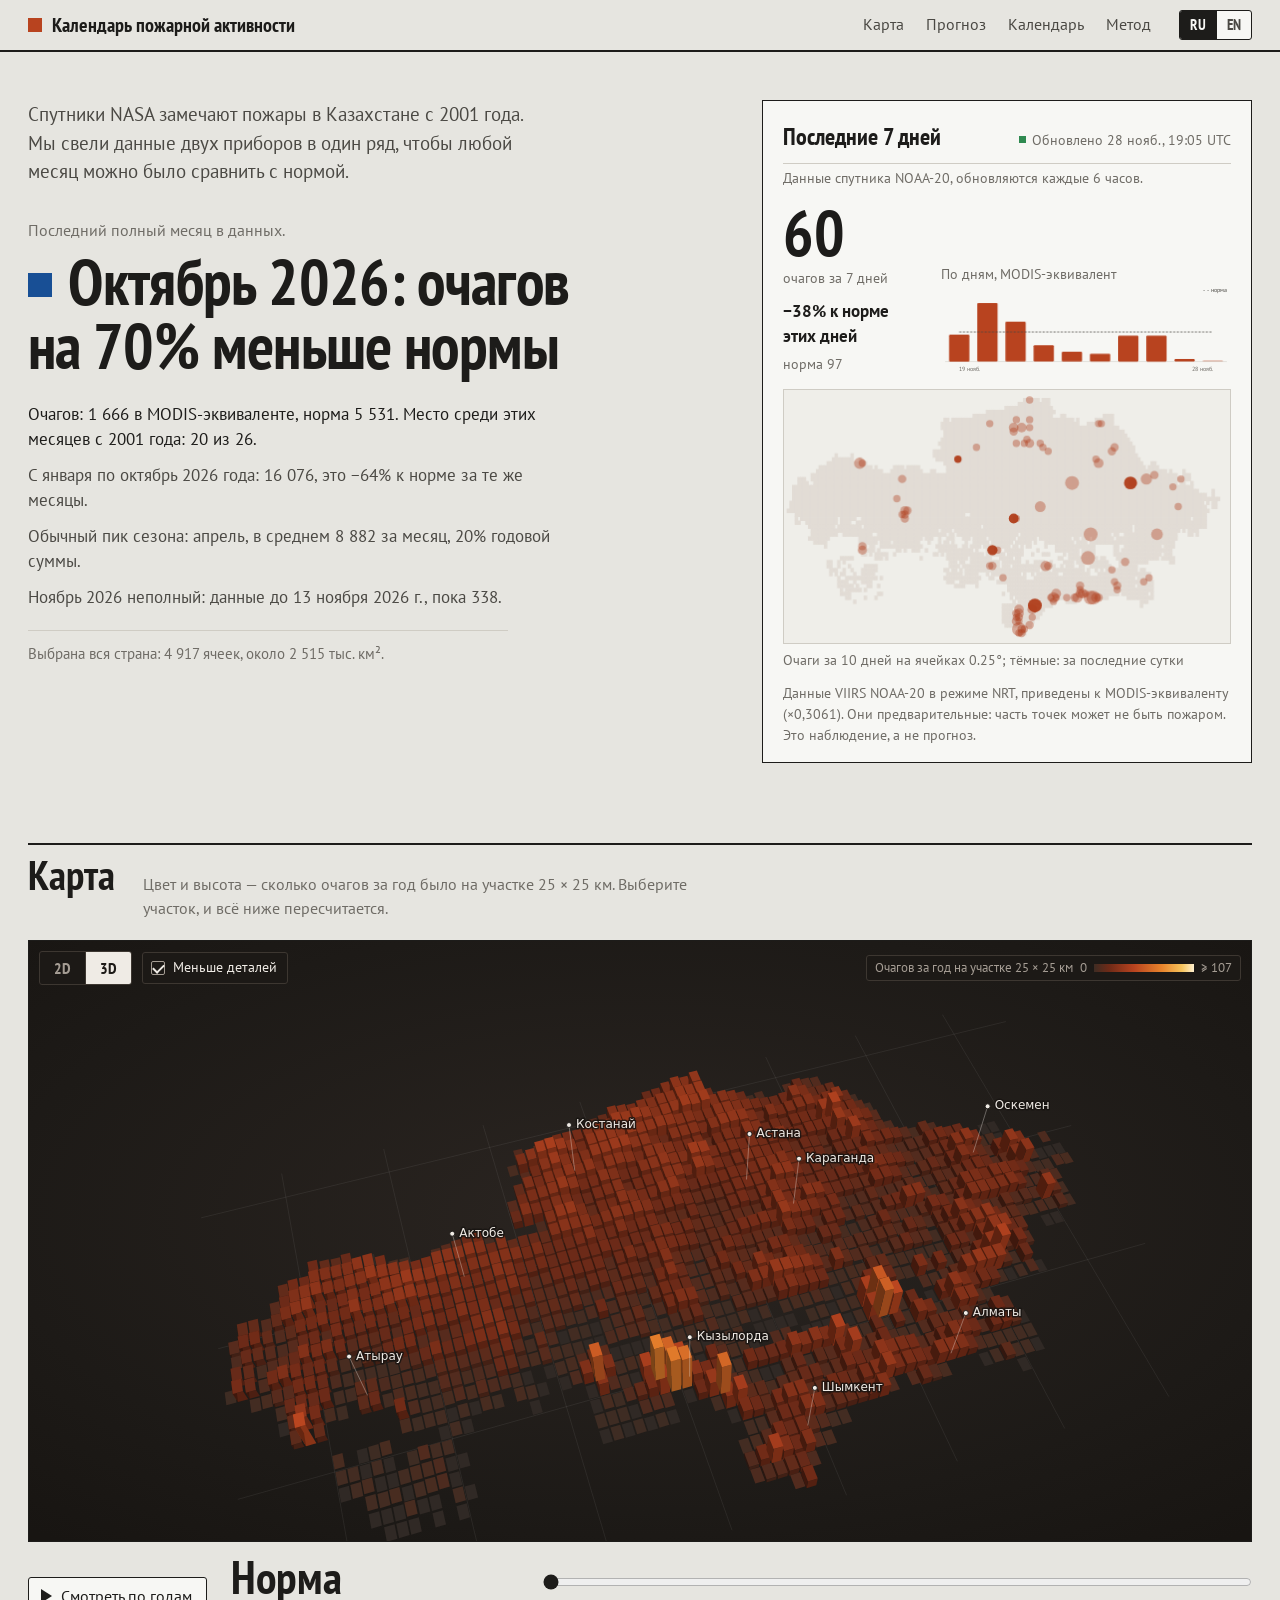
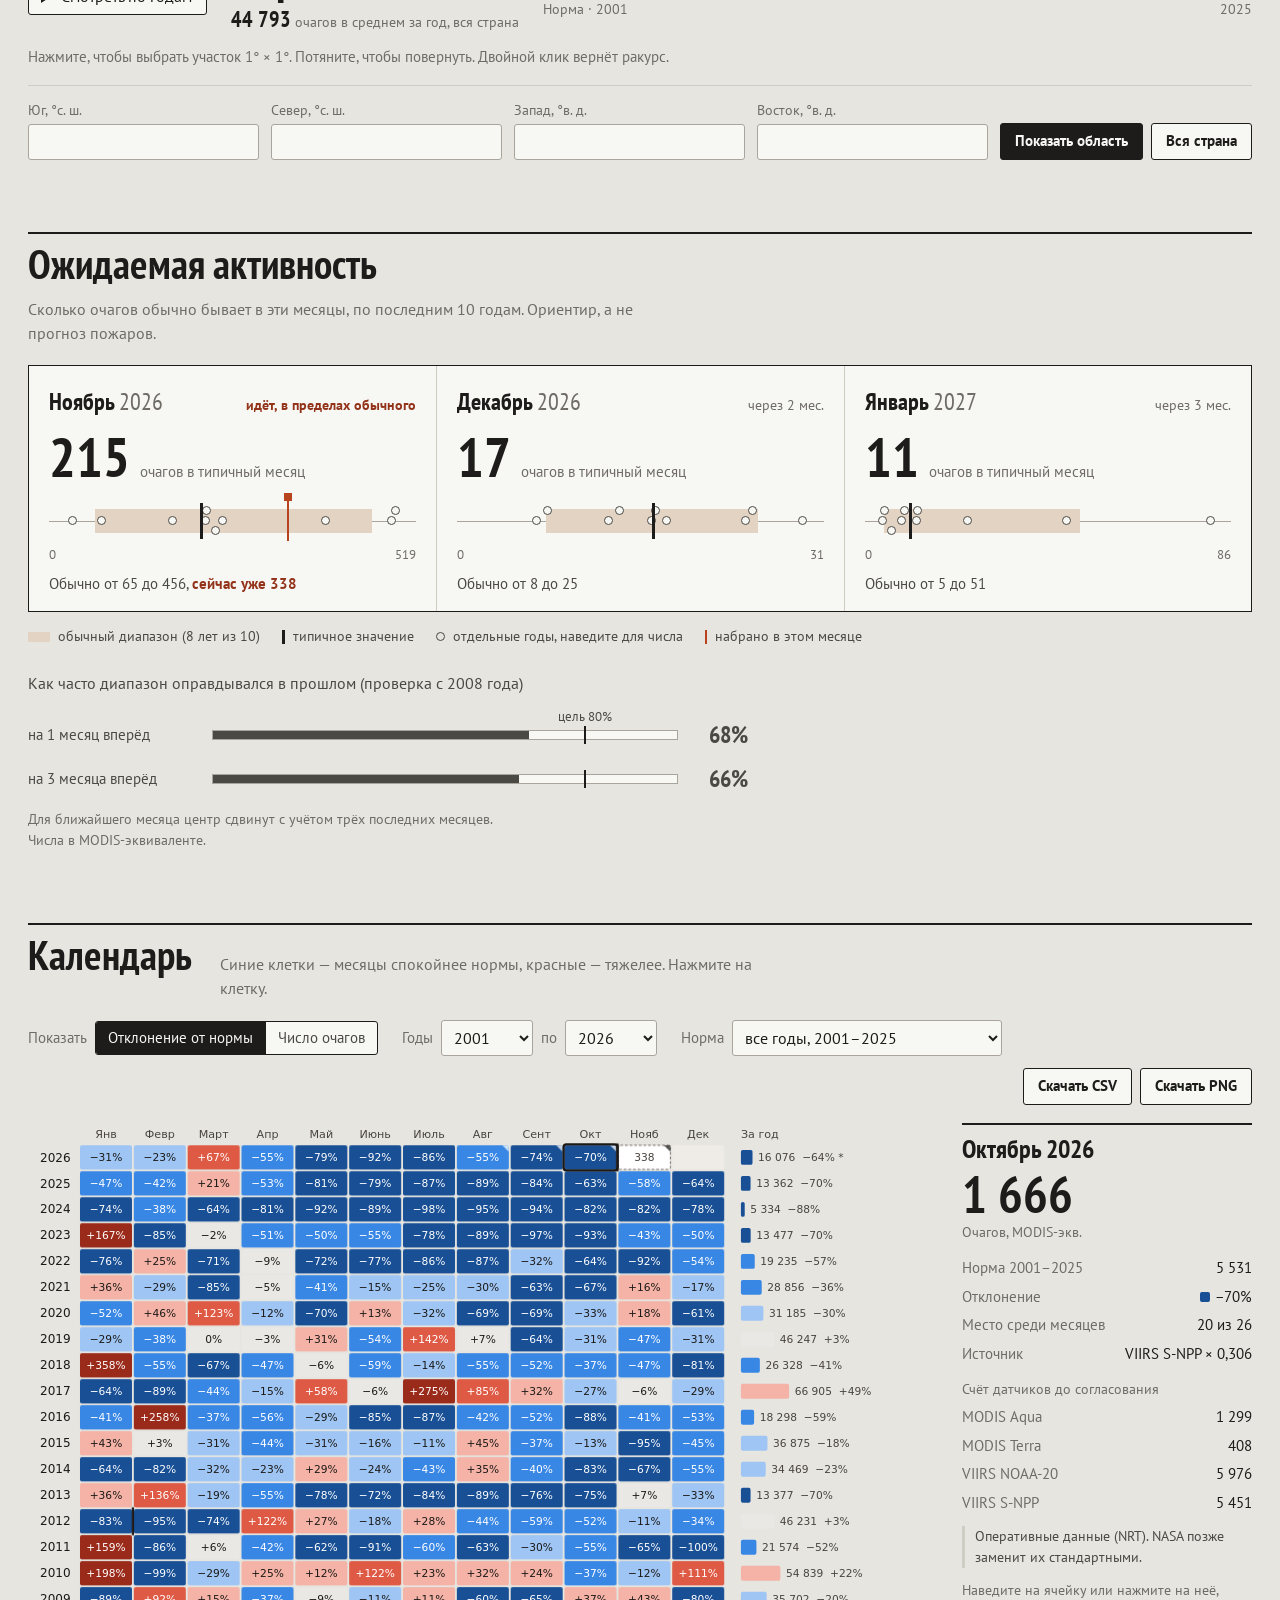
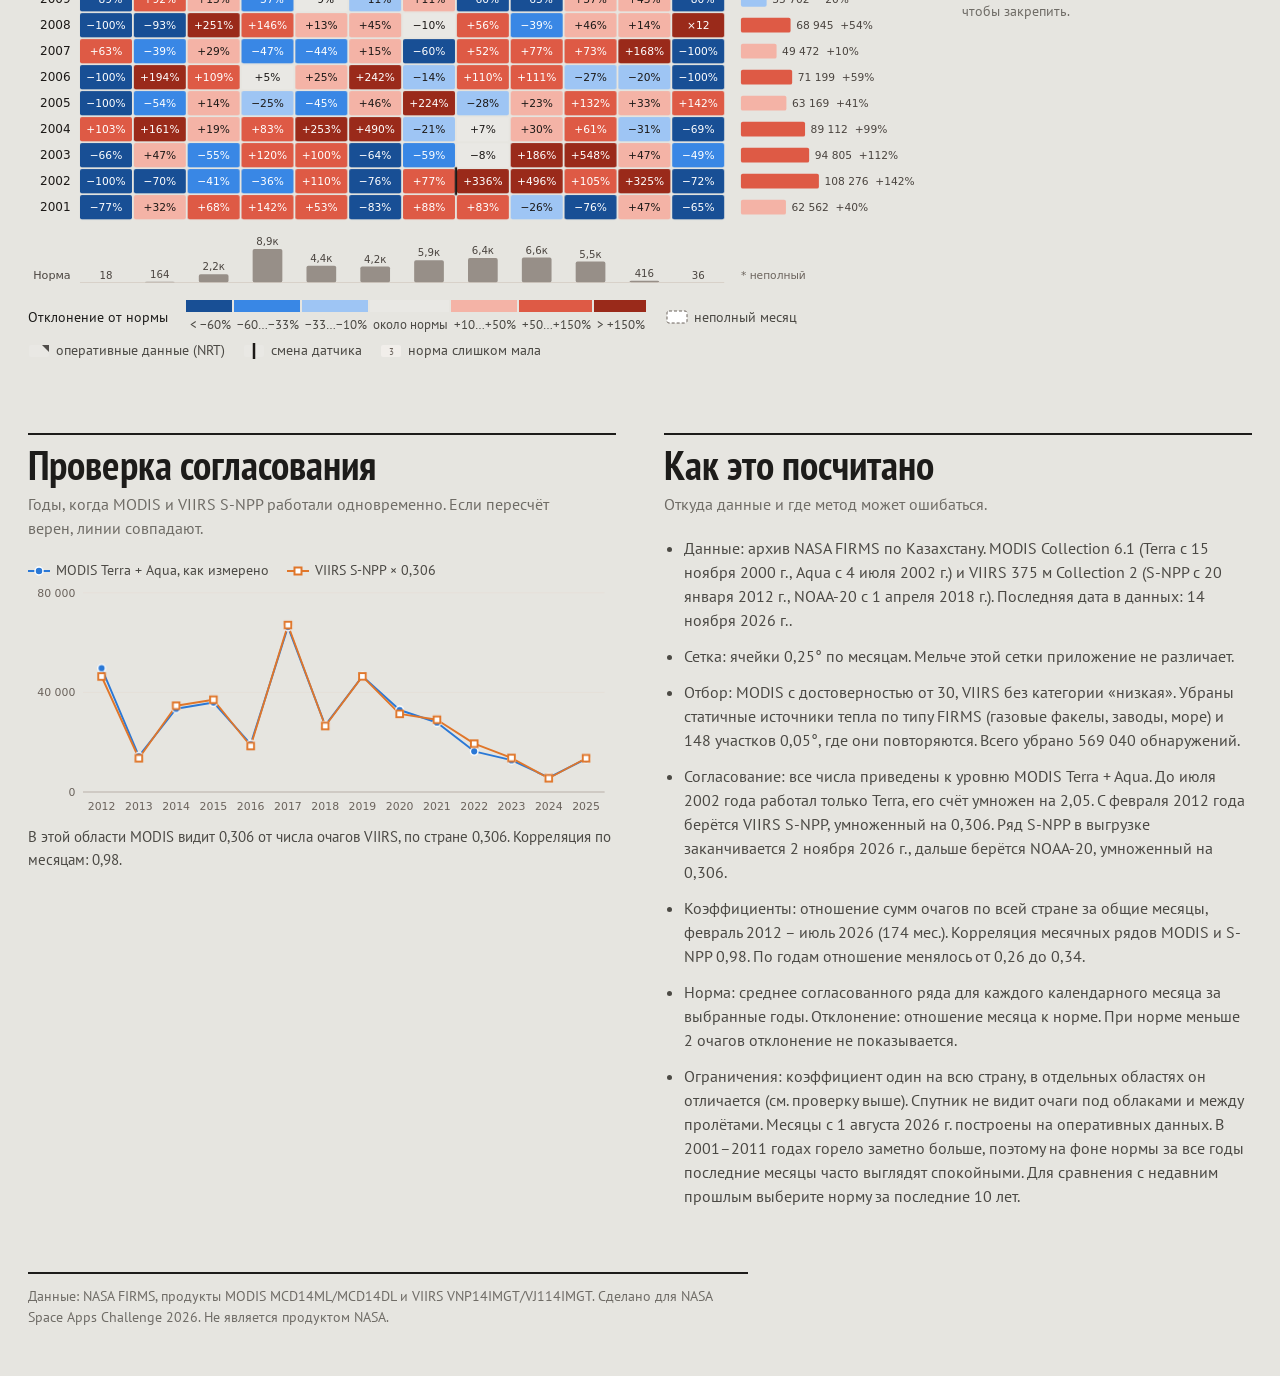
<file: index.html>
<!doctype html>
<html lang="ru">
<head>
  <meta charset="utf-8">
  <meta name="viewport" content="width=device-width, initial-scale=1">
  <meta name="theme-color" content="#e6e5e0">
  <title>Календарь пожарной активности: Казахстан</title>
  <link rel="preconnect" href="https://fonts.googleapis.com">
  <link rel="preconnect" href="https://fonts.gstatic.com" crossorigin>
  <link rel="stylesheet" href="https://fonts.googleapis.com/css2?family=PT+Sans:ital,wght@0,400;0,700;1,400&family=PT+Sans+Narrow:wght@400;700&display=swap">
  <link rel="stylesheet" href="css/style.css">
</head>
<body>
  <header class="bar">
    <div class="bar-in">
      <a class="brand" href="#top"><span class="brand-mark" aria-hidden="true"></span><h1 data-i18n="title"></h1></a>
      <nav class="nav" aria-label="Разделы">
        <a href="#s-map" data-i18n="navMap"></a>
        <a href="#predPanel" data-i18n="navPred"></a>
        <a href="#s-cal" data-i18n="navCal"></a>
        <a href="#s-method" data-i18n="navMethod"></a>
      </nav>
      <div class="seg lang" role="group" aria-label="Язык / Language">
        <button type="button" data-lang="ru" aria-pressed="true">RU</button>
        <button type="button" data-lang="en" aria-pressed="false">EN</button>
      </div>
    </div>
  </header>

  <div class="wrap" id="top">
    <p class="fatal" id="fatal" hidden></p>

    <main id="app">
      <section class="hero">
        <div class="hero-main">
          <p class="lead" id="subtitle"></p>
          <section class="verdict" aria-live="polite">
            <p class="where" id="vWhere"></p>
            <p class="headline" id="vHead"></p>
            <div class="facts" id="vFacts"></div>
            <p class="region-info" id="regionInfo"></p>
          </section>
        </div>
        <section class="panel now" id="livePanel" aria-labelledby="liveTitle" hidden></section>
      </section>

      <section class="panel map-panel sect" id="s-map" aria-labelledby="regionTitle">
        <div class="sect-head">
          <h2 id="regionTitle" data-i18n="regionTitle"></h2>
          <p class="hint" data-i18n="regionHint"></p>
        </div>
        <div id="mapview"></div>
        <div hidden><canvas id="map"></canvas><div id="mapLegend"></div></div>
        <form class="bbox" id="bboxForm" novalidate>
          <label><span data-i18n="south"></span><input id="bS" type="number" step="0.25" min="40" max="56" inputmode="decimal"></label>
          <label><span data-i18n="north"></span><input id="bN" type="number" step="0.25" min="40" max="56" inputmode="decimal"></label>
          <label><span data-i18n="west"></span><input id="bW" type="number" step="0.25" min="46" max="88" inputmode="decimal"></label>
          <label><span data-i18n="east"></span><input id="bE" type="number" step="0.25" min="46" max="88" inputmode="decimal"></label>
          <div class="bbox-actions">
            <button type="submit" class="btn" data-i18n="apply"></button>
            <button type="button" class="btn btn-quiet" id="resetBtn" data-i18n="reset"></button>
          </div>
        </form>
        <p class="error" id="bboxError" role="alert" hidden></p>
      </section>

      <section class="panel sect" id="predPanel" aria-labelledby="predTitle" hidden></section>

      <section class="panel sect" id="s-cal" aria-labelledby="calTitle">
        <div class="sect-head">
          <h2 id="calTitle" data-i18n="calTitle"></h2>
          <p class="hint" data-i18n="calHow"></p>
        </div>
        <div class="toolbar">
          <div class="field">
            <span class="field-label" data-i18n="viewLabel"></span>
            <div class="seg" role="group" id="viewSeg">
              <button type="button" data-view="anomaly" aria-pressed="true" data-i18n="viewAnomaly"></button>
              <button type="button" data-view="count" aria-pressed="false" data-i18n="viewCount"></button>
            </div>
          </div>
          <div class="field">
            <label class="field-label" for="yFrom" data-i18n="yearsLabel"></label>
            <select id="yFrom"></select>
            <label class="field-label" for="yTo" data-i18n="yearsTo"></label>
            <select id="yTo"></select>
          </div>
          <div class="field">
            <label class="field-label" for="base" data-i18n="baseLabel"></label>
            <select id="base"></select>
          </div>
          <div class="field field-end">
            <button type="button" class="btn btn-quiet" id="csvBtn" data-i18n="csv"></button>
            <button type="button" class="btn btn-quiet" id="pngBtn" data-i18n="png"></button>
          </div>
        </div>
        <div class="cal-grid">
          <div class="cal-main">
            <div class="cal-scroll">
              <div id="calendar" tabindex="0"></div>
            </div>
            <div class="legend" id="calLegend"></div>
          </div>
          <aside class="detail" id="detail" aria-live="polite"></aside>
        </div>
      </section>

      <div class="split" id="s-method">
        <section class="panel sect" aria-labelledby="valTitle">
          <div class="sect-head">
            <h2 id="valTitle" data-i18n="valTitle"></h2>
            <p class="hint" data-i18n="valLead"></p>
          </div>
          <div class="legend" id="valLegend"></div>
          <div id="valChart"></div>
          <p class="readout" id="valRead"></p>
        </section>
        <section class="panel sect" aria-labelledby="methodTitle">
          <div class="sect-head">
            <h2 id="methodTitle" data-i18n="methodTitle"></h2>
            <p class="hint" data-i18n="methodHow"></p>
          </div>
          <ul class="method" id="method"></ul>
        </section>
      </div>
    </main>

    <footer class="credit" data-i18n="credit"></footer>
  </div>

  <script src="data/processed/grid.js"></script>
  <script src="js/core.js"></script>
  <script src="js/i18n.js"></script>
  <script src="js/app.js"></script>
  <script src="js/mapview.js"></script>
  <script src="js/live.js"></script>
  <script src="js/predict.js"></script>
  <script src="js/anim.js"></script>
</body>
</html>
</file>
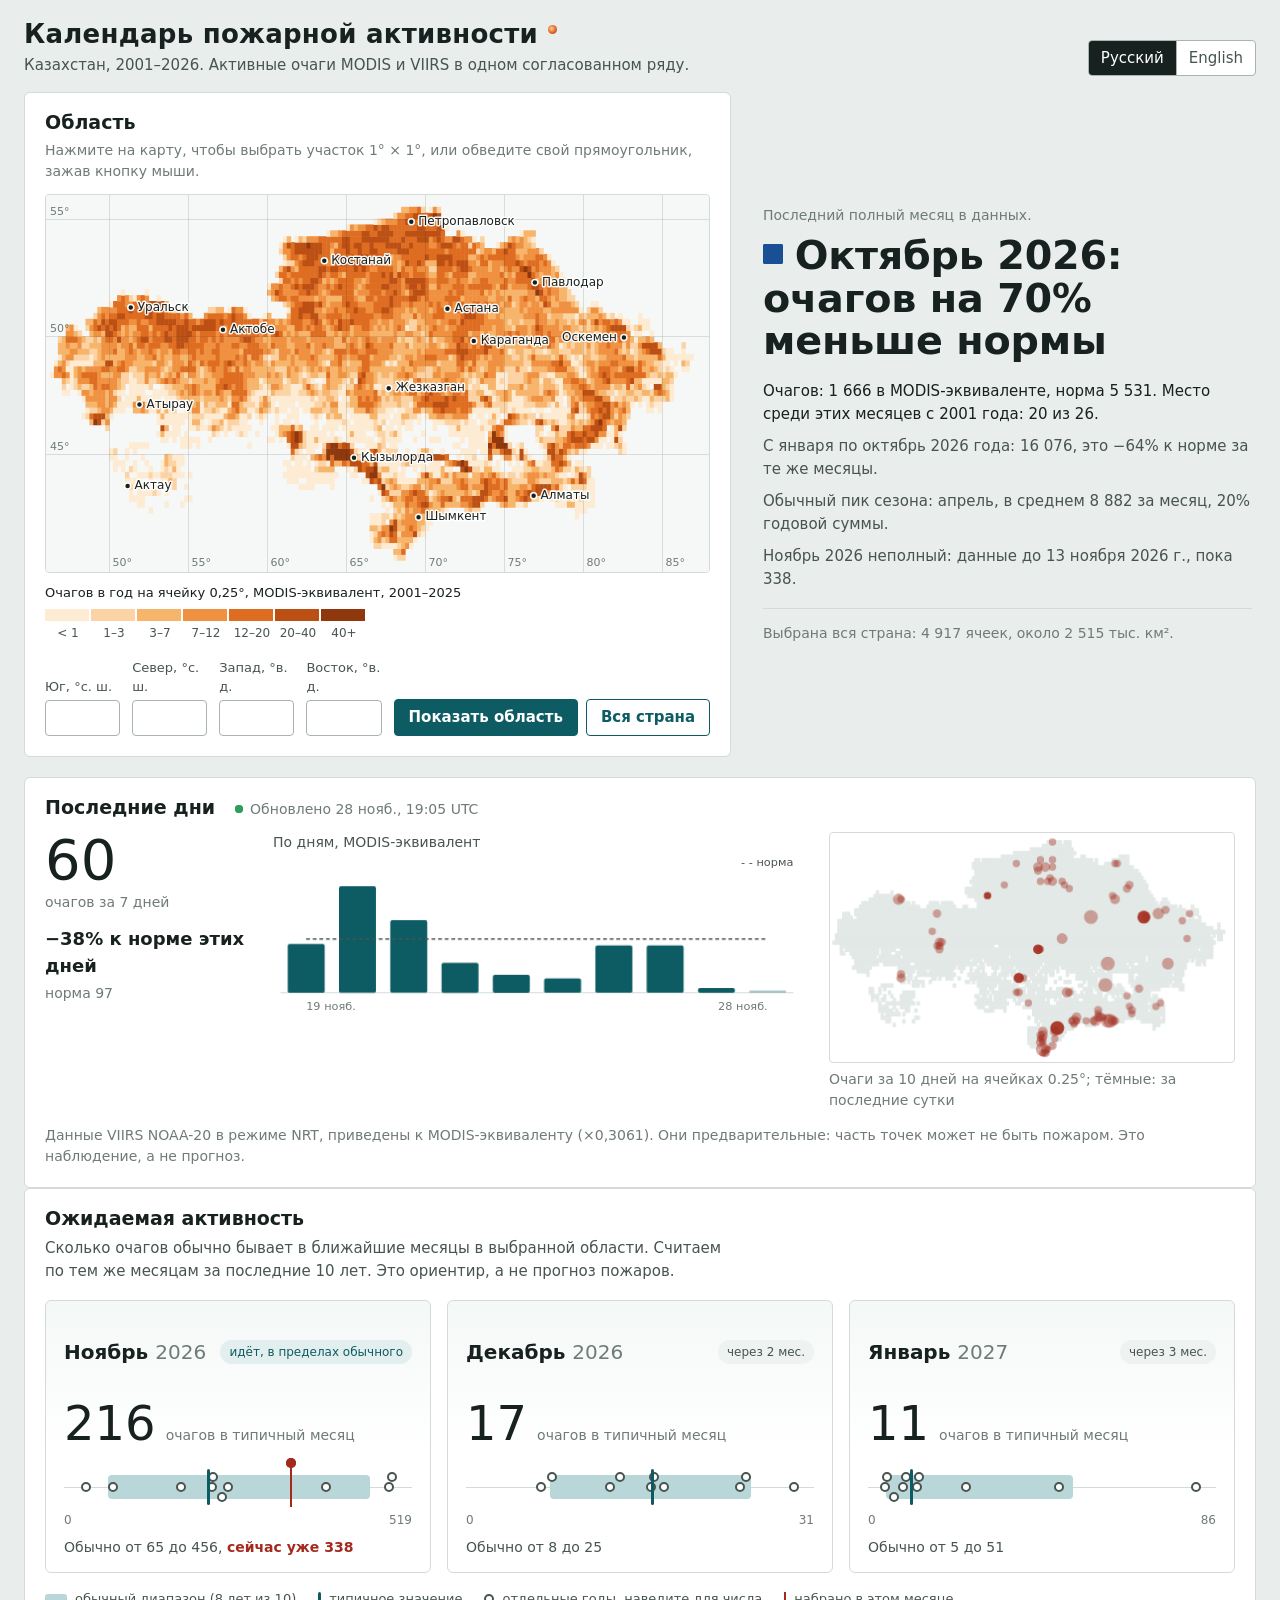
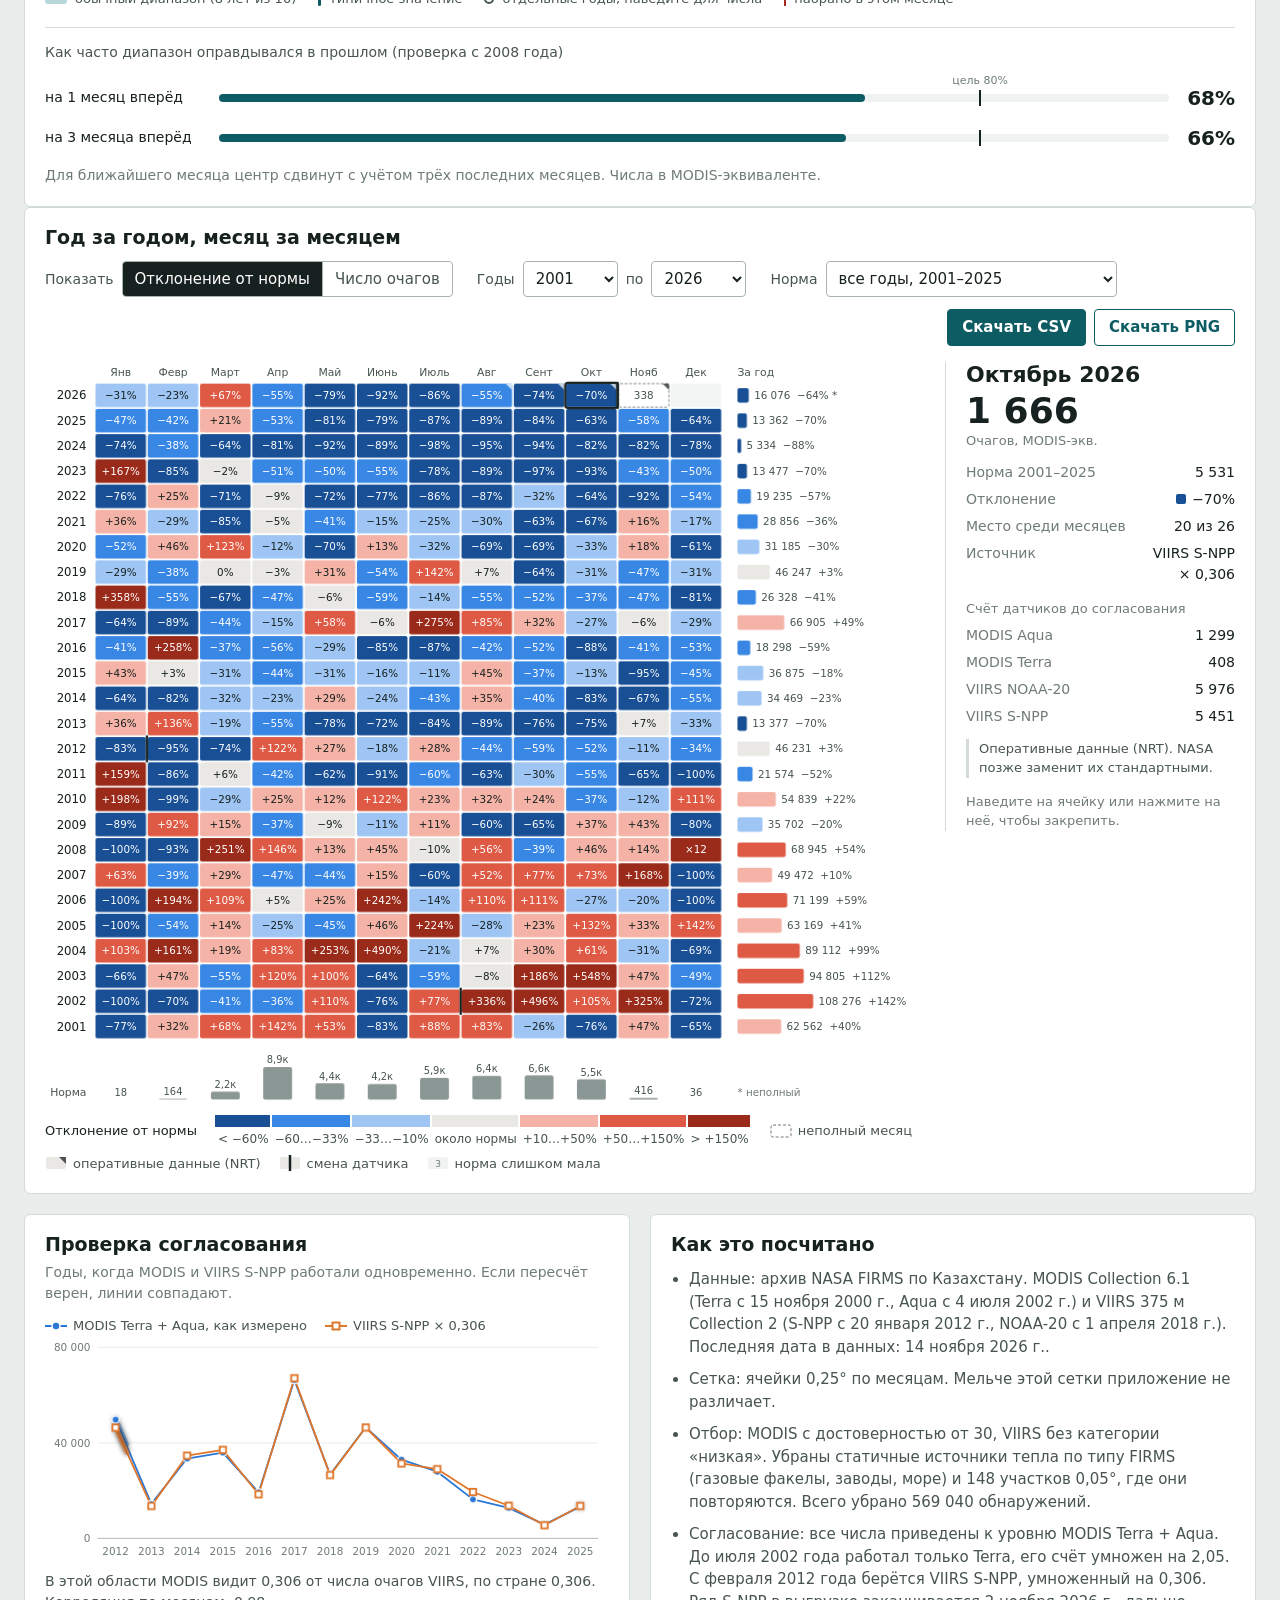
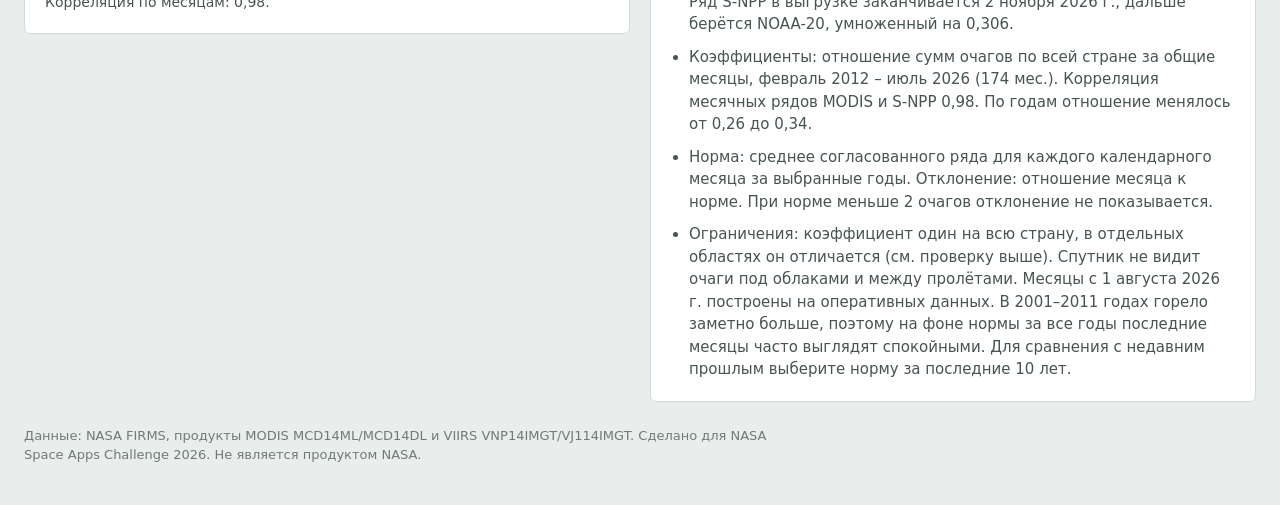
<file: backup/index.html>
<!doctype html>
<html lang="ru">
<head>
  <meta charset="utf-8">
  <meta name="viewport" content="width=device-width, initial-scale=1">
  <title>Календарь пожарной активности: Казахстан</title>
  <link rel="stylesheet" href="css/style.css">
</head>
<body>
  <div class="wrap">
    <header class="top">
      <div>
        <h1 data-i18n="title"></h1>
        <p class="sub" id="subtitle"></p>
      </div>
      <div class="seg" role="group" aria-label="Язык / Language">
        <button type="button" data-lang="ru" aria-pressed="true">Русский</button>
        <button type="button" data-lang="en" aria-pressed="false">English</button>
      </div>
    </header>

    <p class="fatal" id="fatal" hidden></p>

    <main id="app">
      <div class="row row-top">
        <section class="panel" aria-labelledby="regionTitle">
          <div class="panel-head">
            <h2 id="regionTitle" data-i18n="regionTitle"></h2>
            <p class="hint" data-i18n="regionHint"></p>
          </div>
          <div class="map-wrap">
            <canvas id="map" role="img"></canvas>
          </div>
          <div class="legend" id="mapLegend"></div>
          <form class="bbox" id="bboxForm" novalidate>
            <label><span data-i18n="south"></span><input id="bS" type="number" step="0.25" min="40" max="56" inputmode="decimal"></label>
            <label><span data-i18n="north"></span><input id="bN" type="number" step="0.25" min="40" max="56" inputmode="decimal"></label>
            <label><span data-i18n="west"></span><input id="bW" type="number" step="0.25" min="46" max="88" inputmode="decimal"></label>
            <label><span data-i18n="east"></span><input id="bE" type="number" step="0.25" min="46" max="88" inputmode="decimal"></label>
            <div class="bbox-actions">
              <button type="submit" class="btn" data-i18n="apply"></button>
              <button type="button" class="btn btn-quiet" id="resetBtn" data-i18n="reset"></button>
            </div>
          </form>
          <p class="error" id="bboxError" role="alert" hidden></p>
        </section>

        <section class="verdict" aria-live="polite">
          <p class="where" id="vWhere"></p>
          <p class="headline" id="vHead"></p>
          <div class="facts" id="vFacts"></div>
          <p class="region-info" id="regionInfo"></p>
        </section>
      </div>

      <section class="panel" id="livePanel" aria-labelledby="liveTitle" hidden></section>

      <section class="panel" id="predPanel" aria-labelledby="predTitle" hidden></section>

      <section class="panel" aria-labelledby="calTitle">
        <div class="panel-head">
          <h2 id="calTitle" data-i18n="calTitle"></h2>
        </div>
        <div class="toolbar">
          <div class="field">
            <span class="field-label" data-i18n="viewLabel"></span>
            <div class="seg" role="group" id="viewSeg">
              <button type="button" data-view="anomaly" aria-pressed="true" data-i18n="viewAnomaly"></button>
              <button type="button" data-view="count" aria-pressed="false" data-i18n="viewCount"></button>
            </div>
          </div>
          <div class="field">
            <label class="field-label" for="yFrom" data-i18n="yearsLabel"></label>
            <select id="yFrom"></select>
            <label class="field-label" for="yTo" data-i18n="yearsTo"></label>
            <select id="yTo"></select>
          </div>
          <div class="field">
            <label class="field-label" for="base" data-i18n="baseLabel"></label>
            <select id="base"></select>
          </div>
          <div class="field field-end">
            <button type="button" class="btn" id="csvBtn" data-i18n="csv"></button>
            <button type="button" class="btn btn-quiet" id="pngBtn" data-i18n="png"></button>
          </div>
        </div>
        <div class="row row-cal">
          <div>
            <div class="cal-scroll">
              <div id="calendar" tabindex="0"></div>
            </div>
            <div class="legend" id="calLegend"></div>
          </div>
          <aside class="detail" id="detail" aria-live="polite"></aside>
        </div>
      </section>

      <div class="row row-bottom">
        <section class="panel" aria-labelledby="valTitle">
          <div class="panel-head">
            <h2 id="valTitle" data-i18n="valTitle"></h2>
            <p class="hint" data-i18n="valLead"></p>
          </div>
          <div class="legend" id="valLegend"></div>
          <div id="valChart"></div>
          <p class="readout" id="valRead"></p>
        </section>
        <section class="panel" aria-labelledby="methodTitle">
          <div class="panel-head">
            <h2 id="methodTitle" data-i18n="methodTitle"></h2>
          </div>
          <ul class="method" id="method"></ul>
        </section>
      </div>
    </main>

    <footer class="credit" data-i18n="credit"></footer>
  </div>

  <script src="../data/processed/grid.js"></script>
  <script src="js/core.js"></script>
  <script src="js/i18n.js"></script>
  <script src="js/app.js"></script>
  <script src="js/live.js"></script>
  <script src="js/predict.js"></script>
  <script src="js/anim.js"></script>
</body>
</html>
</file>
<file: css/style.css>
/* Календарь пожарной активности. Оформление как у картографического издания:
   серая бумага, чёрная печать, огненная шкала только в данных, карта — тёмная вставка-снимок.
   Шрифты PT Sans и PT Sans Narrow (ParaType), запасные — системные. */
:root {
  --paper: #e6e5e0;
  --sheet: #f7f7f4;
  --ink: #1d1c1a;
  --ink-2: #4b4944;
  --ink-3: #6f6c66;
  --line: #cfccc4;
  --line-2: #a9a59c;
  --accent: #b8431f;
  --accent-dark: #93341a;
  --danger: #a32a1c;
  --band: #e3d3c2;
  --plate: #1c1916;
  --plate-2: #26221e;
  --plate-line: #3d3731;
  --on-plate: #efebe5;
  --on-plate-2: #a59d94;
  --r: 3px;
  --ease: cubic-bezier(.2,.8,.2,1);
  --narrow: "PT Sans Narrow", "Arial Narrow", "Roboto Condensed", "Segoe UI", sans-serif;
  --body: "PT Sans", "Segoe UI", system-ui, -apple-system, Roboto, Arial, sans-serif;
  --bar-h: 52px;
}

* { box-sizing: border-box; }
[hidden] { display: none !important; }
html { -webkit-text-size-adjust: 100%; scroll-behavior: smooth; scroll-padding-top: calc(var(--bar-h) + 16px); }
body { margin: 0; background: var(--paper); color: var(--ink); font: 17px/1.5 var(--body); }
h1, h2, h3, .headline { font-family: var(--narrow); font-weight: 700; margin: 0; }
p { margin: 0; }
a { color: inherit; }
:focus-visible { outline: 2px solid var(--ink); outline-offset: 2px; }

/* ---------- Шапка ---------- */
.bar { position: sticky; top: 0; z-index: 20; height: var(--bar-h); background: var(--paper); border-bottom: 2px solid var(--ink); }
.bar-in { max-width: 1360px; height: 100%; margin: 0 auto; padding: 0 28px; display: flex; align-items: center; gap: 28px; }
.brand { display: flex; align-items: center; gap: 10px; text-decoration: none; min-width: 0; }
.brand h1 { font-size: 20px; white-space: nowrap; overflow: hidden; text-overflow: ellipsis; }
.brand-mark { flex: none; width: 14px; height: 14px; background: var(--accent); }
.nav { display: flex; gap: 22px; margin-left: auto; }
.nav a { text-decoration: none; color: var(--ink-2); font-size: 16px; padding: 4px 0; border-bottom: 2px solid transparent; }
.nav a:hover { color: var(--ink); border-bottom-color: var(--ink); }
.wrap { max-width: 1360px; margin: 0 auto; padding: 0 28px 48px; }
.fatal { border-left: 3px solid var(--danger); padding: 16px 20px; margin-top: 24px; background: var(--sheet); }

/* ---------- Поля и кнопки ---------- */
.seg { display: inline-flex; border: 1px solid var(--ink); border-radius: var(--r); overflow: hidden; background: var(--sheet); }
.seg button { font: inherit; font-size: 15px; cursor: pointer; border: 0; background: transparent; color: var(--ink-2); padding: 4px 12px; min-height: 32px; }
.seg button + button { border-left: 1px solid var(--ink); }
.seg button:hover { color: var(--ink); background: #ecebe6; }
.seg button[aria-pressed="true"] { background: var(--ink); color: var(--sheet); }
.lang button { font-family: var(--narrow); font-weight: 700; padding: 3px 10px; min-height: 28px; }
.btn { font: inherit; font-size: 15px; font-weight: 700; cursor: pointer; min-height: 36px; padding: 6px 14px; white-space: nowrap;
  color: var(--sheet); background: var(--ink); border: 1px solid var(--ink); border-radius: var(--r); }
.btn:hover { background: #3a3834; }
.btn-quiet { color: var(--ink); background: var(--sheet); }
.btn-quiet:hover { background: #ecebe6; }
input[type="number"], select { font: inherit; font-size: 16px; color: var(--ink); background: var(--sheet);
  border: 1px solid var(--line-2); border-radius: var(--r); padding: 5px 8px; min-height: 36px; width: 100%; }
select { width: auto; padding-right: 26px; }
input[type="number"]:hover, select:hover { border-color: var(--ink); }
.error { color: var(--danger); font-size: 15px; margin-top: 8px; }
.hint { color: var(--ink-3); font-size: 16px; max-width: 62ch; }

/* ---------- Первый экран ---------- */
.hero { display: grid; grid-template-columns: minmax(0, 7fr) minmax(0, 5fr); gap: 32px 48px; align-items: start; padding: 48px 0 8px; }
.lead { font-size: 19px; color: var(--ink-2); max-width: 52ch; margin-bottom: 32px; }
.verdict { min-width: 0; }
.where { color: var(--ink-3); font-size: 16px; margin-bottom: 8px; }
.headline { font-size: clamp(40px, 5vw, 72px); line-height: 1; letter-spacing: -.01em; text-wrap: balance; }
.headline .chip { display: inline-block; width: .38em; height: .38em; margin-right: .25em; vertical-align: .12em; }
.facts { margin-top: 24px; display: grid; gap: 10px; max-width: 60ch; color: var(--ink-2); }
.facts p:first-child { color: var(--ink); }
.region-info { margin-top: 20px; padding-top: 12px; border-top: 1px solid var(--line); color: var(--ink-3); font-size: 15px; max-width: 60ch; }

/* «Последние 7 дней» */
.now { background: var(--sheet); border: 1px solid var(--ink); padding: 18px 20px 16px; min-width: 0; }
.now .panel-head { display: flex; align-items: baseline; justify-content: space-between; gap: 2px 16px; flex-wrap: wrap;
  padding-bottom: 8px; margin-bottom: 4px; border-bottom: 1px solid var(--line); }
.now .panel-head h2 { font-size: 24px; }
.now .panel-head .hint { font-size: 14px; }
.now .how { color: var(--ink-3); font-size: 14px; margin-bottom: 14px; }
.live-grid { display: grid; grid-template-columns: 140px minmax(0, 1fr); gap: 14px 18px; align-items: end; }
.live-num { font-family: var(--narrow); font-weight: 700; font-size: 64px; line-height: .95; font-variant-numeric: tabular-nums; }
.live-lbl { color: var(--ink-3); font-size: 14px; margin-top: 4px; }
.live-cmp { font-size: 17px; font-weight: 700; margin-top: 10px; }
.live-cap { color: var(--ink-3); font-size: 14px; margin-bottom: 2px; }
.live-map { grid-column: 1 / -1; position: relative; }
.live-map canvas { display: block; width: 100%; border: 1px solid var(--line); background: #efeee9; }
.live-map .hint { margin-top: 6px; font-size: 14px; }
.live-note { margin-top: 12px; font-size: 14px; }
.live-dot { display: inline-block; width: 7px; height: 7px; margin-right: 6px; background: #2f8a50; vertical-align: 2px; position: relative; }
.ping-layer { position: absolute; left: 0; top: 0; pointer-events: none; }
.ping-layer span { position: absolute; width: 10px; height: 10px; margin: -5px 0 0 -5px; border-radius: 50%; border: 2px solid rgba(184,67,31,.85); opacity: 0; }

/* ---------- Разделы ---------- */
.sect { margin-top: 72px; min-width: 0; }
.sect-head, #predPanel > .panel-head { display: flex; align-items: baseline; gap: 6px 28px; flex-wrap: wrap;
  border-top: 2px solid var(--ink); padding-top: 10px; margin-bottom: 20px; }
.sect-head h2, #predPanel > .panel-head h2 { font-size: clamp(32px, 3.2vw, 44px); line-height: 1; }

/* ---------- Карта: тёмная вставка ---------- */
.mv-stage { position: relative; overflow: hidden; line-height: 0; border: 1px solid var(--ink);
  background: radial-gradient(ellipse 75% 70% at 50% 46%, #2b2521 0%, #1d1a17 70%, #181512 100%); }
.mv-cv { display: block; width: 100%; cursor: crosshair; touch-action: pan-y; }
.mv-cv.v3 { cursor: grab; }
.mv-cv.grabbing { cursor: grabbing; }
.mv-bar { position: absolute; left: 10px; right: 10px; top: 10px; display: flex; align-items: center; gap: 8px 10px; flex-wrap: wrap; line-height: 1.4; pointer-events: none; }
.mv-bar > * { pointer-events: auto; }
.mv-seg { border-color: var(--plate-line); background: var(--plate); }
.mv-seg button { color: var(--on-plate-2); font-family: var(--narrow); font-weight: 700; font-size: 16px; padding: 3px 14px; }
.mv-seg button + button { border-left-color: var(--plate-line); }
.mv-seg button:hover { background: var(--plate-2); color: var(--on-plate); }
.mv-seg button[aria-pressed="true"] { background: var(--on-plate); color: var(--plate); }
.mv-lite { display: inline-flex; align-items: center; gap: 8px; min-height: 32px; padding: 3px 10px 3px 8px; font: inherit; font-size: 14px; cursor: pointer;
  color: var(--on-plate-2); background: var(--plate); border: 1px solid var(--plate-line); border-radius: var(--r); }
.mv-lite:hover { color: var(--on-plate); }
.mv-sw { position: relative; width: 14px; height: 14px; border: 1px solid var(--on-plate-2); border-radius: 2px; }
.mv-lite[aria-pressed="true"] { color: var(--on-plate); }
.mv-lite[aria-pressed="true"] .mv-sw::after { content: ""; position: absolute; left: 3px; top: 0; width: 5px; height: 9px;
  border: solid var(--on-plate); border-width: 0 2px 2px 0; transform: rotate(45deg); }
.mv-legend { margin-left: auto; display: flex; align-items: center; gap: 7px; font-size: 13px; color: var(--on-plate-2); pointer-events: none;
  background: var(--plate); padding: 3px 8px; border: 1px solid var(--plate-line); border-radius: var(--r); font-variant-numeric: tabular-nums; }
.mv-ramp { width: 100px; height: 8px; background: linear-gradient(90deg, #3e2c23, #6e2a17 15%, #b8431f 40%, #e8842c 68%, #f6c35c 88%, #fff0cf); }
.mv-ctrl { display: flex; align-items: center; gap: 12px 24px; flex-wrap: wrap; margin-top: 14px; }
.mv-play { flex: none; display: inline-flex; align-items: center; gap: 9px; min-height: 38px; padding: 0 14px 0 12px; cursor: pointer;
  border: 1px solid var(--ink); border-radius: var(--r); background: var(--sheet); color: var(--ink); font: inherit; font-size: 16px; }
.mv-play:hover { background: #ecebe6; }
.mv-ico { width: 12px; height: 12px; position: relative; flex: none; }
.mv-play:not(.on) .mv-ico { width: 0; height: 0; border-left: 11px solid var(--ink); border-top: 7px solid transparent; border-bottom: 7px solid transparent; }
.mv-play.on .mv-ico::before, .mv-play.on .mv-ico::after { content: ""; position: absolute; top: 0; bottom: 0; width: 4px; background: var(--ink); }
.mv-play.on .mv-ico::before { left: 1px; }
.mv-play.on .mv-ico::after { right: 1px; }
.mv-now { display: flex; flex-direction: column; min-width: 240px; }
.mv-y { font-family: var(--narrow); font-weight: 700; font-size: 46px; line-height: .95; font-variant-numeric: tabular-nums; }
.mv-n { font-size: 14px; color: var(--ink-3); margin-top: 4px; }
.mv-n b { font-family: var(--narrow); font-size: 22px; color: var(--ink); font-variant-numeric: tabular-nums; }
.mv-n i { font-style: normal; }
.mv-track { flex: 1; min-width: 220px; }
.mv-range { width: 100%; accent-color: var(--ink); cursor: pointer; margin: 0; }
.mv-ticks { display: flex; justify-content: space-between; font-size: 14px; color: var(--ink-3); margin-top: 2px; font-variant-numeric: tabular-nums; }
.mv-tip { font-size: 15px; color: var(--ink-3); margin-top: 10px; }
.bbox { display: grid; grid-template-columns: repeat(4, minmax(0, 1fr)) auto; gap: 10px 12px; align-items: end; margin-top: 16px; padding-top: 14px; border-top: 1px solid var(--line); }
.bbox label { display: flex; flex-direction: column; gap: 3px; font-size: 14px; color: var(--ink-3); }
.bbox-actions { display: flex; gap: 8px; }

/* ---------- Ожидаемая активность ---------- */
.pred-lead { color: var(--ink-3); font-size: 16px; max-width: 70ch; margin: -8px 0 20px; }
.pred-cards { display: grid; grid-template-columns: repeat(3, minmax(0, 1fr)); gap: 0; border: 1px solid var(--ink); background: var(--sheet); }
.pc { position: relative; padding: 18px 20px 16px; }
.pc + .pc { border-left: 1px solid var(--line); }
.pc-top { display: flex; justify-content: space-between; align-items: baseline; gap: 8px; }
.pc-month { font-size: 24px; }
.pc-month span { color: var(--ink-3); font-weight: 400; }
.pc-chip { font-size: 14px; color: var(--ink-3); white-space: nowrap; }
.pc-chip.live { color: var(--accent-dark); font-weight: 700; }
.pc-chip.hi { color: var(--danger); font-weight: 700; }
.pc-big { margin: 10px 0 8px; display: flex; align-items: baseline; gap: 10px; flex-wrap: wrap; }
.pc-num { font-family: var(--narrow); font-weight: 700; font-size: 56px; line-height: .95; font-variant-numeric: tabular-nums; }
.pc-unit { color: var(--ink-3); font-size: 15px; }
.pc-plot { position: relative; height: 54px; margin-top: 4px; }
.pc-axis { position: absolute; left: 0; right: 0; top: 30px; height: 1px; background: var(--line-2); }
.pc-band { position: absolute; top: 18px; height: 24px; left: var(--lo); width: calc(var(--hi) - var(--lo)); background: var(--band);
  transform-origin: var(--org) 50%; transition: left .7s var(--ease), width .7s var(--ease), transform .8s var(--ease) calc(var(--ci) * 100ms); }
.pc-dots { position: absolute; inset: 0; }
.pc-dot { position: absolute; top: calc(25px + var(--lane, 0px)); width: 9px; height: 9px; margin-left: -4.5px; border-radius: 50%;
  background: var(--sheet); border: 1.5px solid var(--ink-2); cursor: default;
  transition: left .7s var(--ease), top .4s ease, opacity .3s ease calc(var(--ci) * 100ms + .3s + var(--k) * 35ms); }
.pc-dot:hover { background: var(--ink); z-index: 3; }
.pc-dot::after { content: attr(data-tip); position: absolute; bottom: 14px; left: 50%; transform: translateX(-50%); background: var(--ink); color: var(--sheet);
  font-size: 13px; padding: 1px 6px; white-space: nowrap; opacity: 0; pointer-events: none; }
.pc-dot:hover::after { opacity: 1; }
.pc-mid { position: absolute; top: 12px; height: 36px; width: 3px; margin-left: -1.5px; left: var(--mid); z-index: 2; background: var(--ink);
  transition: left .7s var(--ease), opacity .3s ease calc(var(--ci) * 100ms + .4s); }
.pc-now { position: absolute; top: 6px; height: 44px; width: 2px; margin-left: -1px; left: var(--now); z-index: 2; background: var(--accent);
  transition: left .9s var(--ease) calc(var(--ci) * 100ms + .6s), opacity .3s ease calc(var(--ci) * 100ms + .6s); }
.pc-now.off { display: none; }
.pc-now i { position: absolute; top: -4px; left: 50%; width: 8px; height: 8px; margin-left: -4px; background: var(--accent); }
.pc-scale { display: flex; justify-content: space-between; font-size: 13px; color: var(--ink-3); font-variant-numeric: tabular-nums; }
.pc-range { margin-top: 8px; font-size: 15px; color: var(--ink-2); }
.pc-range b { color: var(--accent-dark); }
#predPanel:not(.is-in) .pc-band { transform: scaleX(0); }
#predPanel:not(.is-in) .pc-mid, #predPanel:not(.is-in) .pc-dot { opacity: 0; }
#predPanel:not(.is-in) .pc-now { left: 0; opacity: 0; }
#predPanel:not(.is-in) .pm-fill { width: 0; }
.pred-legend { display: flex; flex-wrap: wrap; gap: 6px 22px; list-style: none; padding: 0; margin: 14px 0 0; font-size: 14px; color: var(--ink-2); }
.pred-legend li { display: flex; align-items: center; gap: 8px; }
.lg { display: inline-block; flex: none; }
.lg-band { width: 22px; height: 10px; background: var(--band); }
.lg-mid { width: 3px; height: 14px; background: var(--ink); }
.lg-dot { width: 9px; height: 9px; border: 1.5px solid var(--ink-2); border-radius: 50%; }
.lg-now { width: 2px; height: 14px; background: var(--accent); }
.pred-acc { margin-top: 24px; max-width: 720px; }
.pred-acc-t { font-size: 16px; color: var(--ink-2); margin-bottom: 22px; }
.pm { display: grid; grid-template-columns: 170px minmax(0, 1fr) 56px; align-items: center; gap: 14px; font-size: 15px; color: var(--ink-2); margin-top: 8px; }
.pm-track { position: relative; height: 10px; background: var(--sheet); border: 1px solid var(--line-2); }
.pm-fill { position: absolute; left: 0; top: 0; bottom: 0; width: var(--p); background: var(--ink-2); transition: width 1s var(--ease) .4s; }
.pm-goal { position: absolute; top: -5px; bottom: -5px; left: 80%; width: 2px; background: var(--ink); }
.pm-goal::after { content: attr(data-l); position: absolute; top: -19px; left: 50%; transform: translateX(-50%); font-size: 13px; color: var(--ink-2); white-space: nowrap; }
.pm + .pm .pm-goal::after { content: none; }
.pm-val { font-family: var(--narrow); font-weight: 700; font-size: 24px; text-align: right; font-variant-numeric: tabular-nums; }
.pred-note { margin-top: 12px; font-size: 14px; }

/* ---------- Календарь ---------- */
.toolbar { display: flex; flex-wrap: wrap; gap: 12px 24px; align-items: center; margin-bottom: 18px; }
.field { display: inline-flex; align-items: center; gap: 8px; flex-wrap: wrap; }
.field-label { font-size: 15px; color: var(--ink-3); }
.field-end { margin-left: auto; }
.cal-grid { display: grid; grid-template-columns: minmax(0, 1fr) 290px; gap: 28px; align-items: start; }
.cal-main { min-width: 0; }
.cal-scroll { overflow-x: auto; }
#calendar { min-width: 760px; }
#calendar svg { display: block; width: 100%; height: auto; }
#calendar .cell { cursor: pointer; }
#calendar .cell:hover { filter: brightness(1.06); }
.detail { position: sticky; top: calc(var(--bar-h) + 20px); border-top: 2px solid var(--ink); padding-top: 10px; min-height: 300px; }
.detail h3 { font-size: 26px; line-height: 1.05; margin: 0 0 6px; }
.detail .big { font-family: var(--narrow); font-weight: 700; font-size: 52px; line-height: 1; font-variant-numeric: tabular-nums; }
.detail .big-label { color: var(--ink-3); font-size: 14px; margin: 2px 0 14px; }
.detail dl { margin: 0; display: grid; grid-template-columns: auto 1fr; gap: 6px 12px; font-size: 15px; }
.detail dt { color: var(--ink-3); }
.detail dd { margin: 0; text-align: right; font-variant-numeric: tabular-nums; }
.detail .raw-title { margin: 14px 0 6px; font-size: 14px; color: var(--ink-3); }
.detail .note { margin-top: 12px; font-size: 14px; color: var(--ink-2); padding-left: 10px; border-left: 3px solid var(--line); }
.detail .tip { margin-top: 12px; font-size: 14px; color: var(--ink-3); }

/* Легенды */
.legend { display: flex; flex-wrap: wrap; align-items: center; gap: 6px 18px; margin-top: 12px; font-size: 14px; color: var(--ink-2); }
.legend .lg-title { color: var(--ink); }
.legend .scale { display: inline-flex; align-items: stretch; flex-wrap: wrap; row-gap: 6px; max-width: 100%; }
.legend .step { display: inline-flex; flex-direction: column; align-items: center; min-width: 48px; }
.legend .sw { display: block; width: 100%; height: 12px; border-right: 2px solid var(--paper); }
.legend .step span { font-size: 13px; margin-top: 3px; font-variant-numeric: tabular-nums; white-space: nowrap; padding: 0 3px; }
.legend .key { display: inline-flex; align-items: center; gap: 6px; }
.legend .key svg { flex: none; }

/* ---------- Проверка и метод ---------- */
.split { display: grid; grid-template-columns: minmax(0, 1fr) minmax(0, 1fr); gap: 0 48px; align-items: start; }
#valChart svg { display: block; width: 100%; height: auto; }
.readout { margin-top: 8px; font-size: 15px; color: var(--ink-2); min-height: 3em; font-variant-numeric: tabular-nums; }
.method { margin: 0; padding-left: 20px; display: grid; gap: 12px; color: var(--ink-2); font-size: 16px; }
.credit { margin-top: 64px; padding-top: 12px; border-top: 2px solid var(--ink); color: var(--ink-3); font-size: 14px; max-width: 90ch; }

/* ---------- Анимации: только один раз, коротко ---------- */
.anim main .sect:not(#predPanel):not(.map-panel), .anim .now { transition: opacity .5s ease; }
.anim main .sect:not(#predPanel):not(.map-panel):not(.is-in), .anim .now:not(.is-in) { opacity: 0; }
.anim #calendar .a-cell { transform-box: fill-box; transform-origin: center; }
.anim .panel.is-in #calendar.a-run .a-cell { animation: a-fade .35s ease var(--d, 0ms) both; }
.anim .panel.is-in #calendar.a-run .a-fade { animation: a-fade .3s ease var(--d, 0ms) both; }
.anim .panel:not(.is-in) #calendar .a-cell, .anim .panel:not(.is-in) #calendar .a-fade { opacity: 0; }
.anim .a-grow-y { transform-box: fill-box; transform-origin: center bottom; }
.anim #livePanel.is-in.a-run .a-grow-y { animation: a-gy .5s var(--ease) var(--d, 0ms) both; }
.anim #livePanel:not(.is-in) .a-grow-y { transform: scaleY(0); }
.anim #livePanel:not(.is-in) .a-fade { opacity: 0; }
.anim #livePanel.is-in.a-run .a-fade { animation: a-fade .4s ease var(--d, 0ms) both; }
.anim .a-draw { stroke-dasharray: 1; }
.anim .is-in .a-run .a-draw { animation: a-draw 1s var(--ease) var(--d, 0ms) both; }
.anim .panel:not(.is-in) .a-draw { stroke-dashoffset: 1; }
.anim .is-in .a-run .a-pop { animation: a-fade .3s ease var(--d, 0ms) both; }
.anim .panel:not(.is-in) .a-pop { opacity: 0; }
@keyframes a-fade { from { opacity: 0; } to { opacity: 1; } }
@keyframes a-gy { from { transform: scaleY(0); } to { transform: scaleY(1); } }
@keyframes a-draw { from { stroke-dashoffset: 1; } to { stroke-dashoffset: 0; } }

/* Постоянно движется только то, что «живое»: свежие очаги и незаконченный месяц */
.anim .ping-layer span { animation: a-ping 2.8s ease-out infinite; }
.anim #calendar .a-cell[stroke-dasharray] { animation: a-ants 1.4s linear infinite; }
.anim .panel.is-in #calendar.a-run .a-cell[stroke-dasharray] { animation: a-fade .35s ease var(--d, 0ms) both, a-ants 1.4s linear infinite; }
#calendar .a-latest { display: none; }
@keyframes a-ping { from { transform: scale(.6); opacity: .9; } to { transform: scale(3); opacity: 0; } }
@keyframes a-ants { to { stroke-dashoffset: -10; } }
.lite .ping-layer { display: none; }
.lite #calendar .a-cell[stroke-dasharray] { animation: none !important; opacity: 1; }

/* ---------- Адаптивность ---------- */
@media (max-width: 1100px) {
  .hero { grid-template-columns: minmax(0, 1fr); }
  .cal-grid, .split { grid-template-columns: minmax(0, 1fr); }
  .split > .sect + .sect { margin-top: 64px; }
  .detail { position: static; min-height: 0; }
  .field-end { margin-left: 0; }
  .pred-cards { grid-template-columns: minmax(0, 1fr); }
  .pc + .pc { border-left: 0; border-top: 1px solid var(--line); }
}
@media (max-width: 760px) {
  .bar-in { padding: 0 14px; gap: 12px; }
  .nav { display: none; }
  .brand { margin-right: auto; }
  .brand h1 { font-size: 17px; }
  .wrap { padding: 0 14px 36px; }
  .hero { padding-top: 28px; }
  .lead { font-size: 17px; margin-bottom: 22px; }
  .sect { margin-top: 56px; }
  .bbox { grid-template-columns: repeat(2, minmax(0, 1fr)); }
  .bbox-actions { grid-column: 1 / -1; }
  .live-grid { grid-template-columns: minmax(0, 1fr); }
  .mv-legend span:first-child { display: none; }
  .mv-ramp { width: 60px; }
  .mv-y { font-size: 36px; }
  .mv-now { min-width: 0; flex: 1; }
  .mv-track { flex-basis: 100%; }
  .pm { grid-template-columns: 120px minmax(0, 1fr) 48px; }
}
@media (prefers-reduced-motion: reduce) {
  html { scroll-behavior: auto; }
  *, *::before, *::after { animation: none !important; transition: none !important; }
}
</file>
<file: backup/css/style.css>
/* Календарь пожарной активности. Только системные шрифты: страница работает без сети. */
:root {
  --page: #e9edec;
  --surface: #ffffff;
  --ink: #17211f;
  --ink-2: #47544f;
  --ink-3: #6f7b77;
  --line: #d3dad7;
  --accent: #0d5c63;
  --danger: #a32a1c;
  --display: Bahnschrift, "DIN Alternate", "Roboto Condensed", "Arial Narrow", "Segoe UI", system-ui, sans-serif;
  --body: "Segoe UI", system-ui, -apple-system, Roboto, "Helvetica Neue", Arial, sans-serif;
}

* { box-sizing: border-box; }
html { -webkit-text-size-adjust: 100%; }
body {
  margin: 0;
  background: var(--page);
  color: var(--ink);
  font: 15px/1.5 var(--body);
}
.wrap { max-width: 1360px; margin: 0 auto; padding: 20px 24px 40px; }

h1, h2, .headline { font-family: var(--display); font-weight: 600; margin: 0; }
h1 { font-size: 26px; line-height: 1.15; letter-spacing: 0.01em; }
h2 { font-size: 19px; line-height: 1.2; }
p { margin: 0; }

.top { display: flex; justify-content: space-between; align-items: flex-end; gap: 16px 32px; flex-wrap: wrap; padding-bottom: 16px; }
.sub { color: var(--ink-2); margin-top: 4px; max-width: 70ch; }

.fatal { background: var(--surface); border-left: 4px solid var(--danger); padding: 16px 20px; margin-bottom: 16px; }

.row { display: grid; gap: 20px; }
.row-top { grid-template-columns: minmax(0, 7fr) minmax(0, 5fr); margin-bottom: 20px; align-items: stretch; }
.row-cal { grid-template-columns: minmax(0, 1fr) 290px; align-items: start; }
.row-bottom { grid-template-columns: minmax(0, 1fr) minmax(0, 1fr); margin-top: 20px; align-items: start; }

.panel { background: var(--surface); border: 1px solid var(--line); border-radius: 6px; padding: 18px 20px 20px; min-width: 0; }
.panel-head { display: flex; align-items: baseline; gap: 6px 20px; flex-wrap: wrap; margin-bottom: 12px; }
.hint { color: var(--ink-3); font-size: 14px; }

/* Карта */
.map-wrap { border: 1px solid var(--line); border-radius: 4px; overflow: hidden; line-height: 0; background: #f6f8f7; }
#map { display: block; width: 100%; cursor: crosshair; touch-action: none; }

.legend { display: flex; flex-wrap: wrap; align-items: center; gap: 6px 18px; margin-top: 10px; font-size: 13px; color: var(--ink-2); }
.legend .lg-title { color: var(--ink); }
.legend .scale { display: inline-flex; align-items: stretch; flex-wrap: wrap; row-gap: 6px; max-width: 100%; }
.legend .step { display: inline-flex; flex-direction: column; align-items: center; min-width: 46px; }
.legend .sw { display: block; width: 100%; height: 12px; border-right: 2px solid var(--surface); }
.legend .step span { font-size: 12px; margin-top: 3px; font-variant-numeric: tabular-nums; white-space: nowrap; padding: 0 3px; }
.legend .key { display: inline-flex; align-items: center; gap: 6px; }
.legend .key svg { flex: none; }

.bbox { display: grid; grid-template-columns: repeat(4, minmax(0, 1fr)) auto; gap: 10px 12px; align-items: end; margin-top: 16px; }
.bbox label { display: flex; flex-direction: column; gap: 3px; font-size: 13px; color: var(--ink-2); }
.bbox-actions { display: flex; gap: 8px; }
input[type="number"], select {
  font: inherit; color: var(--ink); background: var(--surface);
  border: 1px solid #a9b4b0; border-radius: 4px; padding: 6px 8px; min-height: 36px; width: 100%;
}
select { width: auto; padding-right: 26px; }
.error { color: var(--danger); font-size: 14px; margin-top: 8px; }

.btn {
  font: inherit; font-weight: 600; cursor: pointer; min-height: 36px; padding: 6px 14px;
  color: #fff; background: var(--accent); border: 1px solid var(--accent); border-radius: 4px; white-space: nowrap;
}
.btn:hover { background: #094a50; }
.btn-quiet { color: var(--accent); background: transparent; }
.btn-quiet:hover { background: #e3eeee; }

.seg { display: inline-flex; border: 1px solid #a9b4b0; border-radius: 4px; overflow: hidden; background: var(--surface); }
.seg button { font: inherit; cursor: pointer; border: 0; background: transparent; color: var(--ink-2); padding: 6px 12px; min-height: 34px; }
.seg button + button { border-left: 1px solid #a9b4b0; }
.seg button[aria-pressed="true"] { background: var(--ink); color: #fff; }

:focus-visible { outline: 2px solid var(--accent); outline-offset: 2px; }

/* Вывод: что с последним месяцем */
.verdict { display: flex; flex-direction: column; justify-content: center; padding: 8px 4px 8px 12px; min-width: 0; }
.where { color: var(--ink-3); font-size: 14px; margin-bottom: 8px; }
.headline { font-size: clamp(28px, 3.1vw, 44px); line-height: 1.08; letter-spacing: -0.005em; text-wrap: balance; }
.headline .chip { display: inline-block; width: 0.5em; height: 0.5em; border-radius: 2px; margin-right: 0.3em; vertical-align: 0.12em; }
.facts { margin-top: 18px; display: grid; gap: 10px; max-width: 58ch; color: var(--ink-2); }
.facts p:first-child { color: var(--ink); }
.region-info { margin-top: 18px; padding-top: 14px; border-top: 1px solid var(--line); color: var(--ink-3); font-size: 14px; max-width: 58ch; }

/* Панель управления календарём */
.toolbar { display: flex; flex-wrap: wrap; gap: 12px 24px; align-items: center; margin-bottom: 16px; }
.field { display: inline-flex; align-items: center; gap: 8px; flex-wrap: wrap; }
.field-label { font-size: 14px; color: var(--ink-2); }
.field-end { margin-left: auto; }

.cal-scroll { overflow-x: auto; }
#calendar { min-width: 760px; border-radius: 4px; }
#calendar svg { display: block; width: 100%; height: auto; }
#calendar .cell { cursor: pointer; }

.detail { border-left: 1px solid var(--line); padding-left: 20px; position: sticky; top: 16px; min-height: 280px; }
.detail h3 { font-family: var(--display); font-weight: 600; font-size: 22px; line-height: 1.15; margin: 0 0 4px; }
.detail .big { font-family: var(--display); font-weight: 600; font-size: 36px; line-height: 1.1; font-variant-numeric: tabular-nums; }
.detail .big-label { color: var(--ink-3); font-size: 13px; margin-bottom: 12px; }
.detail dl { margin: 0; display: grid; grid-template-columns: auto 1fr; gap: 6px 12px; font-size: 14px; }
.detail dt { color: var(--ink-3); }
.detail dd { margin: 0; text-align: right; font-variant-numeric: tabular-nums; }
.detail .raw-title { margin: 14px 0 6px; font-size: 13px; color: var(--ink-3); }
.detail .note { margin-top: 12px; font-size: 13px; color: var(--ink-2); padding-left: 10px; border-left: 3px solid var(--line); }
.detail .tip { margin-top: 14px; font-size: 13px; color: var(--ink-3); }

/* Проверка и метод */
#valChart svg { display: block; width: 100%; height: auto; }
.readout { margin-top: 8px; font-size: 14px; color: var(--ink-2); min-height: 3em; font-variant-numeric: tabular-nums; }
.method { margin: 0; padding-left: 18px; display: grid; gap: 10px; color: var(--ink-2); max-width: 75ch; }

.credit { margin-top: 24px; color: var(--ink-3); font-size: 13px; max-width: 90ch; }

@media (max-width: 1000px) {
  .row-top, .row-cal, .row-bottom { grid-template-columns: minmax(0, 1fr); }
  .verdict { padding: 4px 0; }
  .detail { border-left: 0; border-top: 1px solid var(--line); padding: 16px 0 0; position: static; min-height: 0; }
  .field-end { margin-left: 0; }
}
@media (max-width: 620px) {
  .wrap { padding: 14px 12px 32px; }
  .panel { padding: 14px 12px 16px; }
  .bbox { grid-template-columns: repeat(2, minmax(0, 1fr)); }
  .bbox-actions { grid-column: 1 / -1; }
}

/* Блок «Последние дни» */
.live-grid { display: grid; grid-template-columns: 200px minmax(0, 1.3fr) minmax(0, 1fr); gap: 20px 28px; align-items: start; }
.live-num { font-family: var(--display); font-size: 56px; line-height: 1; color: var(--ink); }
.live-lbl { color: var(--ink-3); font-size: 14px; margin-top: 4px; }
.live-cmp { font-size: 18px; font-weight: 600; margin-top: 12px; color: var(--ink); }
.live-cap { color: var(--ink-2); font-size: 14px; margin-bottom: 4px; }
.live-map canvas { display: block; width: 100%; border: 1px solid var(--line); border-radius: 4px; }
.live-map .hint { margin-top: 6px; }
.live-note { margin-top: 14px; }
@media (max-width: 900px) { .live-grid { grid-template-columns: 1fr; } .live-num { font-size: 44px; } }

/* Блок «Ожидаемая активность» */
.pred-lead { color: var(--ink-2); max-width: 72ch; margin: -4px 0 18px; }
.pred-cards { display: grid; grid-template-columns: repeat(3, minmax(0, 1fr)); gap: 16px; }
.pc { position: relative; border: 1px solid var(--line); border-radius: 6px; padding: 16px 18px 14px;
  background: linear-gradient(180deg, #f4f8f7, #fff 55%); }
.pc-top { display: flex; justify-content: space-between; align-items: center; gap: 8px; }
.pc-month { font-family: var(--display); font-size: 20px; font-weight: 600; color: var(--ink); }
.pc-month span { color: var(--ink-3); font-weight: 400; }
.pc-chip { font-size: 12px; padding: 3px 9px; border-radius: 999px; background: #eef2f1; color: var(--ink-2); white-space: nowrap; }
.pc-chip.live { background: #e3eeee; color: var(--accent); }
.pc-chip.hi { background: #f6e1dd; color: var(--danger); }
.pc-big { margin: 12px 0 10px; display: flex; align-items: baseline; gap: 10px; flex-wrap: wrap; }
.pc-num { font-family: var(--display); font-size: 48px; line-height: 1; color: var(--ink); font-variant-numeric: tabular-nums; }
.pc-unit { color: var(--ink-3); font-size: 14px; }
.pc-plot { position: relative; height: 54px; margin-top: 4px; }
.pc-axis { position: absolute; left: 0; right: 0; top: 30px; height: 1px; background: var(--line); }
.pc-band { position: absolute; top: 18px; height: 24px; left: var(--lo); width: calc(var(--hi) - var(--lo));
  background: #b9d6d8; border-radius: 4px; transform-origin: var(--org) 50%;
  transition: left .7s cubic-bezier(.2,.8,.2,1), width .7s cubic-bezier(.2,.8,.2,1),
    transform .9s cubic-bezier(.2,.9,.25,1) calc(var(--ci) * 140ms); }
.pc-dots { position: absolute; inset: 0; }
.pc-dot { position: absolute; top: calc(25px + var(--lane, 0px)); width: 10px; height: 10px; margin-left: -5px; border-radius: 50%;
  background: #fff; border: 2px solid var(--ink-2); cursor: default;
  transition: left .7s cubic-bezier(.2,.8,.2,1), top .4s ease,
    opacity .35s ease calc(var(--ci) * 140ms + .35s + var(--k) * 55ms),
    transform .55s cubic-bezier(.3,1.6,.5,1) calc(var(--ci) * 140ms + .35s + var(--k) * 55ms); }
.pc-dot:hover { background: var(--ink-2); z-index: 3; }
.pc-dot::after { content: attr(data-tip); position: absolute; bottom: 15px; left: 50%; transform: translateX(-50%);
  background: var(--ink); color: #fff; font-size: 12px; padding: 2px 7px; border-radius: 3px; white-space: nowrap;
  opacity: 0; pointer-events: none; transition: opacity .15s; }
.pc-dot:hover::after { opacity: 1; }
.pc-mid { position: absolute; top: 12px; height: 36px; width: 3px; margin-left: -1.5px; left: var(--mid); z-index: 2;
  background: var(--accent); border-radius: 2px;
  transition: left .7s cubic-bezier(.2,.8,.2,1), opacity .4s ease calc(var(--ci) * 140ms + .5s); }
.pc-now { position: absolute; top: 6px; height: 44px; width: 2px; margin-left: -1px; left: var(--now); z-index: 2;
  background: var(--danger);
  transition: left 1.1s cubic-bezier(.2,.8,.2,1) calc(var(--ci) * 140ms + .8s), opacity .3s ease calc(var(--ci) * 140ms + .8s); }
.pc-now.off { display: none; }
.pc-now i { position: absolute; top: -5px; left: 50%; width: 10px; height: 10px; margin-left: -5px; border-radius: 50%; background: var(--danger); }
#predPanel.is-in .pc-now i::after { content: ""; position: absolute; inset: 0; border-radius: 50%; background: var(--danger);
  animation: pc-ping 1.8s ease-out 2.2s infinite; }
@keyframes pc-ping { from { transform: scale(1); opacity: .55; } to { transform: scale(3.4); opacity: 0; } }
.pc-scale { display: flex; justify-content: space-between; font-size: 12px; color: var(--ink-3); font-variant-numeric: tabular-nums; }
.pc-range { margin-top: 8px; font-size: 14px; color: var(--ink-2); }
.pc-range b { color: var(--danger); font-weight: 600; }

/* состояние до прокрутки к блоку */
#predPanel:not(.is-in) .pc-band { transform: scaleX(0); }
#predPanel:not(.is-in) .pc-mid { opacity: 0; }
#predPanel:not(.is-in) .pc-dot { opacity: 0; transform: translateY(-18px); }
#predPanel:not(.is-in) .pc-now { left: 0; opacity: 0; }
#predPanel:not(.is-in) .pm-fill { width: 0; }

.pred-legend { display: flex; flex-wrap: wrap; gap: 6px 22px; list-style: none; padding: 0; margin: 16px 0 0; font-size: 13px; color: var(--ink-2); }
.pred-legend li { display: flex; align-items: center; gap: 8px; }
.lg { display: inline-block; flex: none; }
.lg-band { width: 22px; height: 10px; background: #b9d6d8; border-radius: 3px; }
.lg-mid { width: 3px; height: 14px; background: var(--accent); border-radius: 2px; }
.lg-dot { width: 10px; height: 10px; border: 2px solid var(--ink-2); border-radius: 50%; }
.lg-now { width: 2px; height: 14px; background: var(--danger); }
.pred-acc { margin-top: 18px; padding-top: 14px; border-top: 1px solid var(--line); }
.pred-acc-t { font-size: 14px; color: var(--ink-2); margin-bottom: 20px; }
.pm { display: grid; grid-template-columns: 160px minmax(0, 1fr) 52px; align-items: center; gap: 14px; font-size: 14px; margin-top: 10px; }
.pm-track { position: relative; height: 8px; background: #eef2f1; border-radius: 4px; }
.pm-fill { position: absolute; left: 0; top: 0; bottom: 0; width: var(--p); background: var(--accent); border-radius: 4px;
  transition: width 1.2s cubic-bezier(.2,.8,.2,1) .6s; }
.pm-goal { position: absolute; top: -4px; bottom: -4px; left: 80%; width: 2px; background: var(--ink); }
.pm + .pm .pm-goal::after, .pm-goal::after { content: attr(data-l); position: absolute; top: -17px; left: 50%; transform: translateX(-50%);
  font-size: 11px; color: var(--ink-3); white-space: nowrap; }
.pm + .pm .pm-goal::after { content: none; }
.pm-val { font-family: var(--display); font-size: 20px; text-align: right; font-variant-numeric: tabular-nums; }
.pred-note { margin-top: 12px; }
@media (max-width: 900px) {
  .pred-cards { grid-template-columns: 1fr; }
  .pm { grid-template-columns: 120px minmax(0, 1fr) 48px; }
}
@media (prefers-reduced-motion: reduce) {
  #predPanel *, #predPanel *::after { transition: none !important; animation: none !important; }
}
/* Анимации интерфейса */
:root { --ease: cubic-bezier(.2,.8,.2,1); --spring: cubic-bezier(.3,1.5,.5,1); }

/* блоки проявляются при прокрутке */
.anim main .panel:not(#predPanel), .anim main .verdict {
  transition: opacity .6s ease calc(var(--bi, 0) * 80ms), transform .7s var(--ease) calc(var(--bi, 0) * 80ms);
}
.anim main .panel:not(#predPanel):not(.is-in), .anim main .verdict:not(.is-in) { opacity: 0; transform: translateY(26px); }

/* шапка */
.anim .top h1 { animation: a-rise .8s var(--ease) both; }
.anim .top .sub { animation: a-rise .8s var(--ease) .12s both; }
.anim .top .seg { animation: a-fade-k .6s ease .3s both; }

/* карта: волна с запада на восток */
.anim #map.a-sweep {
  -webkit-mask-image: linear-gradient(90deg, #000 45%, transparent 55%);
          mask-image: linear-gradient(90deg, #000 45%, transparent 55%);
  -webkit-mask-size: 300% 100%; mask-size: 300% 100%;
  animation: a-sweep 1.5s var(--ease) .15s both;
}
@keyframes a-sweep { from { -webkit-mask-position: 100% 0; mask-position: 100% 0; } to { -webkit-mask-position: 0 0; mask-position: 0 0; } }

/* вердикт */
.anim .verdict.is-in.a-run #vHead { animation: a-rise .6s var(--ease) both; }
.anim .verdict.is-in.a-run #vHead .chip { animation: a-chip .7s var(--spring) .1s both; }
.anim .verdict.is-in.a-run #vFacts p { animation: a-rise .55s var(--ease) var(--d, 0ms) both; }
@keyframes a-chip { from { transform: scale(0); } 60% { transform: scale(1.35); } to { transform: scale(1); } }

/* календарь */
.anim #calendar .a-cell { transform-box: fill-box; transform-origin: center; }
.anim .panel.is-in #calendar.a-run .a-cell { animation: a-cell .45s var(--spring) var(--d, 0ms) both; }
.anim .panel.is-in #calendar.a-run .a-fade { animation: a-fade-k .35s ease var(--d, 0ms) both; }
.anim .panel:not(.is-in) #calendar .a-cell, .anim .panel:not(.is-in) #calendar .a-fade { opacity: 0; }
@keyframes a-cell { from { opacity: 0; transform: scale(.4); } to { opacity: 1; transform: scale(1); } }
.anim #calendar .cell { transition: filter .15s; }
.anim #calendar .cell:hover { filter: brightness(1.08) saturate(1.1); }

/* растущие полоски (календарь, «Последние дни») */
.anim .a-grow-x { transform-box: fill-box; transform-origin: left center; }
.anim .a-grow-y { transform-box: fill-box; transform-origin: center bottom; }
.anim .is-in .a-run .a-grow-x, .anim .is-in.a-run .a-grow-x { animation: a-gx .8s var(--ease) var(--d, 0ms) both; }
.anim .is-in .a-run .a-grow-y, .anim .is-in.a-run .a-grow-y { animation: a-gy .7s var(--ease) var(--d, 0ms) both; }
.anim .panel:not(.is-in) .a-grow-x, .anim .panel:not(.is-in) .a-grow-y { transform: scale(0); }
@keyframes a-gx { from { transform: scaleX(0); } to { transform: scaleX(1); } }
@keyframes a-gy { from { transform: scaleY(0); } to { transform: scaleY(1); } }

/* графики: линии прорисовываются, точки появляются */
.anim .a-draw { stroke-dasharray: 1; }
.anim .is-in .a-run .a-draw, .anim .is-in.a-run .a-draw { animation: a-draw 1.4s var(--ease) var(--d, 0ms) both; }
.anim .panel:not(.is-in) .a-draw { stroke-dashoffset: 1; }
@keyframes a-draw { from { stroke-dashoffset: 1; } to { stroke-dashoffset: 0; } }
.anim .a-pop { transform-box: fill-box; transform-origin: center; }
.anim .is-in .a-run .a-pop { animation: a-pop .45s var(--spring) var(--d, 0ms) both; }
.anim .panel:not(.is-in) .a-pop { opacity: 0; }
@keyframes a-pop { from { opacity: 0; transform: scale(0); } to { opacity: 1; transform: scale(1); } }

/* «Последние дни»: карта свежих очагов */
.anim #livePanel.is-in .live-map canvas { animation: a-zoom .9s var(--ease) .2s both; }
.anim #livePanel.is-in .live-cmp { animation: a-rise .6s var(--ease) .5s both; }
@keyframes a-zoom { from { opacity: 0; transform: scale(.96); } to { opacity: 1; transform: scale(1); } }

/* «Как это посчитано» */
.anim .panel.is-in #method li { animation: a-rise .5s var(--ease) var(--d, 0ms) both; }
.anim .panel:not(.is-in) #method li { opacity: 0; }

/* карточка месяца и кнопки */
.anim #detail .big { transition: color .2s; }
.anim .btn { transition: background .2s, transform .15s var(--spring); }
.anim .btn:active { transform: scale(.96); }
.anim .seg button { transition: background .25s, color .25s; }

@keyframes a-rise { from { opacity: 0; transform: translateY(14px); } to { opacity: 1; transform: none; } }
@keyframes a-fade-k { from { opacity: 0; } to { opacity: 1; } }

/* плавное проявление для «Последних дней» */
.anim #livePanel:not(.is-in) .a-fade { opacity: 0; }
.anim #livePanel.is-in.a-run .a-fade { animation: a-fade-k .5s ease var(--d, 0ms) both; }
/* Цикличные анимации */
/* карта: полоса пролёта спутника идёт с запада на восток */
.map-wrap { position: relative; overflow: hidden; }
.anim .map-wrap::after {
  content: ""; position: absolute; top: 0; bottom: 0; left: 0; width: 18%; pointer-events: none;
  background: linear-gradient(90deg, transparent, rgba(255,255,255,.0) 20%, rgba(255,255,255,.38) 70%, rgba(255,255,255,.75) 96%, transparent);
  mix-blend-mode: soft-light;
  animation: a-scan 7s cubic-bezier(.45,.05,.55,.95) 1.8s infinite both;
}
.anim .map-wrap::before {
  content: ""; position: absolute; top: 0; bottom: 0; left: 0; width: 2px; pointer-events: none; z-index: 1;
  background: rgba(13,92,99,.35); box-shadow: 0 0 10px rgba(13,92,99,.45);
  animation: a-scan-line 7s cubic-bezier(.45,.05,.55,.95) 1.8s infinite both;
}
@keyframes a-scan { 0% { transform: translateX(-100%); opacity: 0; } 8% { opacity: 1; } 85% { opacity: 1; } 100% { transform: translateX(560%); opacity: 0; } }
@keyframes a-scan-line { 0% { left: 0; opacity: 0; } 8% { opacity: 1; } 85% { opacity: 1; } 100% { left: 100%; opacity: 0; } }

/* вердикт: кружок мягко пульсирует */
#vHead .chip { position: relative; }
.anim #vHead .chip::after {
  content: ""; position: absolute; inset: 0; border-radius: inherit; background: inherit;
  animation: a-ring 2.6s ease-out 1.5s infinite;
}
@keyframes a-ring { 0% { transform: scale(1); opacity: .7; } 100% { transform: scale(2.8); opacity: 0; } }

/* календарь: «бегущие муравьи» у незаконченного месяца, рамка у последнего полного */
.anim .panel.is-in #calendar.a-run .a-cell[stroke-dasharray] {
  animation: a-cell .45s var(--spring) var(--d, 0ms) both, a-ants 1.1s linear infinite;
}
.anim #calendar .a-cell[stroke-dasharray] { animation: a-ants 1.1s linear infinite; }
@keyframes a-ants { to { stroke-dashoffset: -10; } }
.anim #calendar .a-latest {
  fill: none; stroke: var(--ink); stroke-width: 2; transform-box: fill-box; transform-origin: center;
  animation: a-latest 2.4s ease-out 1.6s infinite both;
}
@keyframes a-latest { 0% { transform: scale(1); stroke-opacity: .8; } 70% { stroke-opacity: 0; } 100% { transform: scale(1.45); stroke-opacity: 0; } }

/* график проверки: светящаяся «комета» по линиям */
.anim .a-comet {
  stroke-width: 6; stroke-linecap: round; stroke-opacity: .55; stroke-dasharray: .035 .965;
  filter: drop-shadow(0 0 3px currentColor); pointer-events: none;
  animation: a-comet 4.5s linear var(--d, 2s) infinite both;
}
@keyframes a-comet { from { stroke-dashoffset: 1.035; } to { stroke-dashoffset: 0; } }

/* «Последние дни»: значок «в эфире» и дышащий столбец сегодняшнего дня */
.live-dot { display: inline-block; width: 8px; height: 8px; margin-right: 7px; border-radius: 50%;
  background: #2f9e5b; vertical-align: 1px; position: relative; }
.anim .live-dot::after { content: ""; position: absolute; inset: 0; border-radius: 50%; background: #2f9e5b;
  animation: a-ring 1.8s ease-out infinite; }
.anim #livePanel.is-in.a-run .a-grow-y.a-today {
  animation: a-gy .7s var(--ease) var(--d, 0ms) both, a-breathe 2.2s ease-in-out 1.4s infinite;
}
.anim #livePanel .a-today { animation: a-breathe 2.2s ease-in-out infinite; }
@keyframes a-breathe { 0%, 100% { opacity: 1; } 50% { opacity: .35; } }
.live-map { position: relative; }
.ping-layer { position: absolute; left: 0; top: 0; pointer-events: none; }
.ping-layer span { position: absolute; width: 10px; height: 10px; margin: -5px 0 0 -5px; border-radius: 50%;
  border: 2px solid rgba(163,42,28,.85); opacity: 0; }
.anim .ping-layer span { animation: a-ping-map 2.4s ease-out infinite; }
@keyframes a-ping-map { 0% { transform: scale(.6); opacity: .9; } 100% { transform: scale(3.2); opacity: 0; } }

/* «Ожидаемая активность»: блик бежит по полосе диапазона и по шкалам точности */
.pc-band, .pm-fill { overflow: hidden; }
.anim .pc-band::after, .anim .pm-fill::after {
  content: ""; position: absolute; top: 0; bottom: 0; left: 0; width: 45%;
  background: linear-gradient(90deg, transparent, rgba(255,255,255,.65), transparent);
  animation: a-shine 3.6s ease-in-out 2.5s infinite both;
}
.anim .pm-fill::after { animation-duration: 4.2s; animation-delay: 3s; }
@keyframes a-shine { 0% { transform: translateX(-110%); } 55%, 100% { transform: translateX(260%); } }
/* точки прошлых лет слегка покачиваются */
.anim #predPanel.is-in .pc-dot { animation: a-bob 3.2s ease-in-out calc(2s + var(--k) * .23s) infinite; }
@keyframes a-bob { 0%, 100% { translate: 0 0; } 50% { translate: 0 -3px; } }

/* заголовок: тлеющая точка-огонёк */
.top h1 { position: relative; }
.anim .top h1::after {
  content: ""; display: inline-block; width: 9px; height: 9px; margin-left: 10px; vertical-align: .35em; border-radius: 50%;
  background: radial-gradient(circle at 40% 40%, #ffd08a, #e0662c 55%, #a32a1c);
  animation: a-ember 2.8s ease-in-out infinite;
}
@keyframes a-ember { 0%, 100% { transform: scale(1); box-shadow: 0 0 6px 1px rgba(224,102,44,.55); }
  40% { transform: scale(1.18); box-shadow: 0 0 14px 4px rgba(224,102,44,.35); } 70% { transform: scale(.92); box-shadow: 0 0 4px 1px rgba(224,102,44,.6); } }

@media (prefers-reduced-motion: reduce) {
  .map-wrap::after, .map-wrap::before, #vHead .chip::after, .live-dot::after, .ping-layer span,
  .pc-band::after, .pm-fill::after, .top h1::after, .a-comet { animation: none !important; display: none; }
}
/* 3D-обзор */
.hero3d { position: relative; padding: 0; overflow: hidden; margin-bottom: 16px; color: #e8efed; border-color: #132124;
  background: radial-gradient(ellipse 70% 60% at 50% 42%, #1d3134 0%, #122023 55%, #0b1416 100%); }
.h3d-cv { display: block; width: 100%; cursor: grab; touch-action: pan-y; }
.h3d-cv.grabbing { cursor: grabbing; }
.h3d-head { position: absolute; left: 24px; top: 20px; max-width: 420px; pointer-events: none; }
.h3d-head h2 { color: #fff; font-family: var(--display); font-size: 26px; letter-spacing: .01em; }
.h3d-sub { color: #9fb3b0; font-size: 14px; margin-top: 4px; }
.h3d-year { position: absolute; left: 24px; bottom: 78px; text-shadow: 0 1px 8px rgba(11,20,22,.9); pointer-events: none; display: flex; flex-direction: column; }
.h3d-y { font-family: var(--display); font-size: 76px; line-height: .95; color: #fff; font-variant-numeric: tabular-nums;
  text-shadow: 0 0 28px rgba(246,152,58,.35); }
.h3d-y.flip { animation: h3d-flip .55s cubic-bezier(.2,.8,.2,1); }
@keyframes h3d-flip { from { opacity: 0; transform: translateY(18px) rotateX(70deg); } to { opacity: 1; transform: none; } }
.h3d-ysub { color: #9fb3b0; font-size: 13px; min-height: 1em; }
.h3d-n { margin-top: 6px; color: #c9d6d3; font-size: 14px; }
.h3d-n b { font-family: var(--display); font-size: 24px; color: #ffcf8a; font-weight: 600; font-variant-numeric: tabular-nums; }
.h3d-n i { font-style: normal; }
.h3d-legend { position: absolute; right: 24px; top: 24px; display: flex; align-items: center; gap: 8px; font-size: 12px; color: #9fb3b0; pointer-events: none; }
.h3d-bar { width: 120px; height: 8px; border-radius: 4px;
  background: linear-gradient(90deg, #34261e, #7e2e1a 18%, #cd5222 42%, #f6983a 70%, #ffd678 90%, #fff4d6); }
.h3d-ctrl { position: absolute; left: 24px; right: 24px; bottom: 18px; display: flex; align-items: center; gap: 18px; }
.h3d-play { flex: none; display: inline-flex; align-items: center; gap: 9px; height: 36px; padding: 0 16px 0 12px; border-radius: 18px;
  border: 1px solid rgba(255,255,255,.18); background: rgba(255,255,255,.06); color: #e8efed; font: inherit; font-size: 14px; cursor: pointer;
  transition: background .2s, border-color .2s, transform .15s; }
.h3d-play:hover { background: rgba(255,255,255,.12); }
.h3d-play:active { transform: scale(.96); }
.h3d-play:focus-visible, .h3d-range:focus-visible { outline: 2px solid #ffcf8a; outline-offset: 2px; }
.h3d-ico { width: 12px; height: 12px; position: relative; }
.h3d-play:not(.on) .h3d-ico { width: 0; height: 0; border-left: 11px solid #ffcf8a; border-top: 7px solid transparent; border-bottom: 7px solid transparent; }
.h3d-play.on .h3d-ico::before, .h3d-play.on .h3d-ico::after { content: ""; position: absolute; top: 0; bottom: 0; width: 4px; background: #ffcf8a; border-radius: 1px; }
.h3d-play.on .h3d-ico::before { left: 1px; } .h3d-play.on .h3d-ico::after { right: 1px; }
.h3d-track { flex: 1; min-width: 0; }
.h3d-range { width: 100%; accent-color: #f6983a; cursor: pointer; }
.h3d-ticks { display: flex; justify-content: space-between; font-size: 12px; color: #7f9592; margin-top: 2px; }
.h3d-ticks span:first-child { color: #ffcf8a; }
@media (max-width: 700px) {
  .h3d-head h2 { font-size: 20px; } .h3d-sub { font-size: 12px; max-width: 70%; }
  .h3d-y { font-size: 48px; } .h3d-year { bottom: 70px; left: 16px; } .h3d-legend { display: none; }
  .h3d-ctrl { left: 16px; right: 16px; gap: 10px; } .h3d-pl { display: none; } .h3d-play { padding: 0 12px; }
}

/* 3D-наклон карточек за курсором */
.tilt { transform: perspective(900px) rotateX(var(--rx, 0deg)) rotateY(var(--ry, 0deg)) translateZ(0);
  transition: transform .5s cubic-bezier(.2,.8,.2,1), box-shadow .5s; will-change: transform; }
.tilt.tilting { transition: transform .08s linear, box-shadow .3s; box-shadow: 0 18px 40px -18px rgba(23,33,31,.35); }
.tilt::before { content: ""; position: absolute; inset: 0; border-radius: inherit; pointer-events: none; opacity: 0; transition: opacity .3s;
  background: radial-gradient(circle at var(--gx, 50%) var(--gy, 50%), rgba(255,255,255,.55), transparent 55%); }
.tilt.tilting::before { opacity: 1; }
.h3d-ticks span:nth-child(2) { display: none; }
</file>
